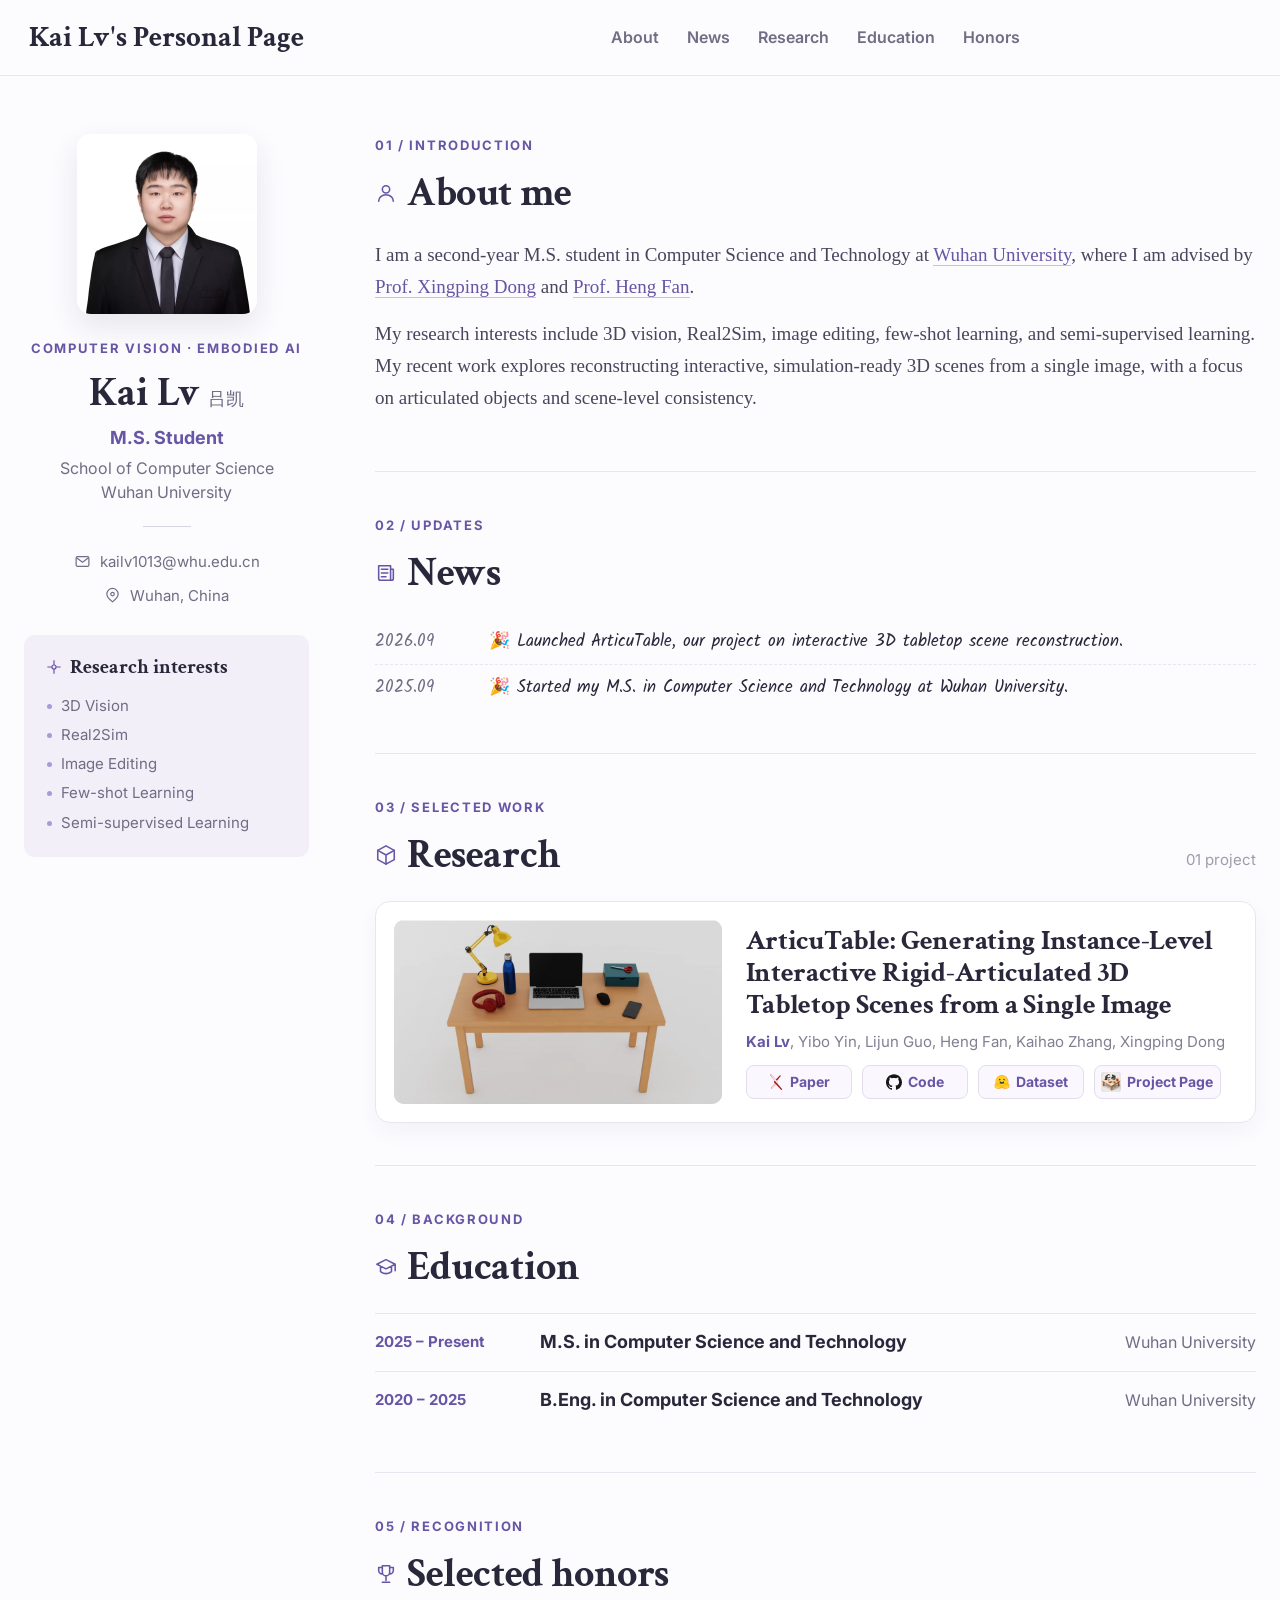
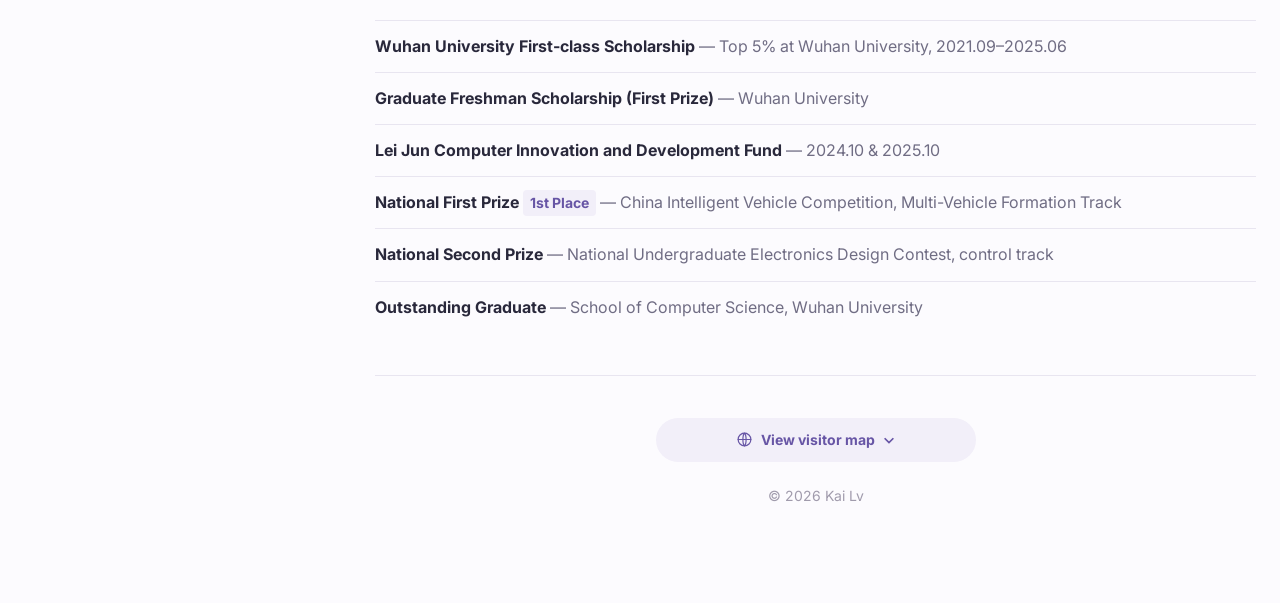
<file: index.html>
<!doctype html>
<html lang="en">
<head>
  <meta charset="utf-8">
  <meta name="viewport" content="width=device-width, initial-scale=1">
  <meta name="description" content="Kai Lv — computer vision researcher at Wuhan University. Research in 3D scene reconstruction, articulated objects, and embodied AI.">
  <title>Kai Lv's Personal Page</title>
  <link rel="icon" type="image/svg+xml" href="assets/favicon.svg?v=2">
  <link rel="stylesheet" href="style.css?v=19">
  <script src="script.js?v=4" defer></script>
</head>
<body>
  <header class="site-header">
    <div class="header-inner">
      <a class="wordmark" href="#top">Kai Lv's Personal Page</a>
      <nav aria-label="Main navigation">
        <a href="#about">About</a>
        <a href="#news">News</a>
        <a href="#publications">Research</a>
        <a href="#education">Education</a>
        <a href="#honors">Honors</a>
      </nav>
    </div>
  </header>

  <main id="top" class="page-grid">
    <aside class="profile" aria-label="Profile">
      <img class="portrait" src="assets/profile.webp" alt="Portrait of Kai Lv" width="640" height="640">
      <div class="profile-body">
        <p class="eyebrow">Computer Vision · Embodied AI</p>
        <h1>Kai Lv <span>吕凯</span></h1>
        <p class="role">M.S. Student</p>
        <p class="affiliation">School of Computer Science<br>Wuhan University</p>
        <div class="profile-rule"></div>
        <a class="contact" href="mailto:kailv1013@whu.edu.cn" aria-label="Email Kai Lv">
          <svg viewBox="0 0 24 24" aria-hidden="true"><rect x="3" y="5" width="18" height="14" rx="2"/><path d="m4 7 8 6 8-6"/></svg>
          kailv1013@whu.edu.cn
        </a>
        <p class="location">
          <svg viewBox="0 0 24 24" aria-hidden="true"><path d="M20 10c0 5-8 11-8 11S4 15 4 10a8 8 0 1 1 16 0Z"/><circle cx="12" cy="10" r="2.5"/></svg>
          Wuhan, China
        </p>
      </div>
      <div class="interest-box">
        <h2><svg viewBox="0 0 24 24" aria-hidden="true"><circle cx="12" cy="12" r="3"/><path d="M12 2v7m0 6v7M2 12h7m6 0h7"/></svg> Research interests</h2>
        <ul>
          <li>3D Vision</li>
          <li>Real2Sim</li>
          <li>Image Editing</li>
          <li>Few-shot Learning</li>
          <li>Semi-supervised Learning</li>
        </ul>
      </div>
    </aside>

    <div class="content">
      <section id="about" class="section about-section">
        <p class="section-kicker">01 / Introduction</p>
        <h2><svg class="section-icon" viewBox="0 0 24 24" aria-hidden="true"><circle cx="12" cy="8" r="4"/><path d="M4 21c0-4 3.5-7 8-7s8 3 8 7"/></svg> About me</h2>
        <p>I am a second-year M.S. student in Computer Science and Technology at <a href="https://www.whu.edu.cn/">Wuhan University</a>, where I am advised by <a href="https://xingpingdong.github.io/" target="_blank" rel="noopener noreferrer">Prof. Xingping Dong</a> and <a href="https://hengfan2010.github.io/" target="_blank" rel="noopener noreferrer">Prof. Heng Fan</a>.</p>
        <p>My research interests include 3D vision, Real2Sim, image editing, few-shot learning, and semi-supervised learning. My recent work explores reconstructing interactive, simulation-ready 3D scenes from a single image, with a focus on articulated objects and scene-level consistency.</p>
      </section>

      <section id="news" class="section">
        <p class="section-kicker">02 / Updates</p>
        <h2><svg class="section-icon" viewBox="0 0 24 24" aria-hidden="true"><path d="M4 4h13v16H6a2 2 0 0 1-2-2V4zm13 4h3v10a2 2 0 0 1-2 2M7 8h7M7 12h7M7 16h5"/></svg> News</h2>
        <div class="news-item">
          <time class="news-date" datetime="2026-09">2026.09</time>
          <p><span aria-hidden="true">🎉</span> Launched ArticuTable, our project on interactive 3D tabletop scene reconstruction.</p>
        </div>
        <div class="news-item">
          <time class="news-date" datetime="2025-09">2025.09</time>
          <p><span aria-hidden="true">🎉</span> Started my M.S. in Computer Science and Technology at Wuhan University.</p>
        </div>
      </section>

      <section id="publications" class="section publications-section">
        <div class="section-heading">
          <div>
            <p class="section-kicker">03 / Selected work</p>
            <h2><svg class="section-icon" viewBox="0 0 24 24" aria-hidden="true"><path d="m12 2 9 5v10l-9 5-9-5V7z"/><path d="m3 7 9 5 9-5M12 12v10"/></svg> Research</h2>
          </div>
          <span class="section-count">01 project</span>
        </div>

        <article class="paper-card">
          <div class="paper-media" tabindex="0" role="button" aria-label="Play or pause the ArticuTable joint motion video" aria-pressed="false">
            <img class="paper-poster" src="assets/articutable-poster.webp" alt="" aria-hidden="true">
            <canvas width="960" height="540" aria-hidden="true"></canvas>
            <video muted loop playsinline preload="none" hidden aria-hidden="true">
              <source src="assets/joint_cycle.mp4" type="video/mp4">
            </video>
          </div>
          <div class="paper-copy">
            <h3>ArticuTable: Generating Instance-Level Interactive Rigid-Articulated 3D Tabletop Scenes from a Single Image</h3>
            <p class="authors"><strong>Kai Lv</strong>, Yibo Yin, Lijun Guo, Heng Fan, Kaihao Zhang, Xingping Dong</p>
            <div class="paper-links">
              <a href="https://arxiv.org/pdf/2610.05249" target="_blank" rel="noopener noreferrer" aria-label="Read the ArticuTable paper PDF on arXiv"><img src="assets/arxiv-icon.svg" alt="" width="16" height="16">Paper</a>
              <a href="https://github.com/bryceyin13/articutable-code" target="_blank" rel="noopener noreferrer" aria-label="View ArticuTable code on GitHub"><img src="assets/github-icon.svg" alt="" width="16" height="16">Code</a>
<a href="https://huggingface.co/datasets/Yibo8/articutable-100" target="_blank" rel="noopener noreferrer" aria-label="Download the ArticuTable-100 dataset from Hugging Face" title="Download from Hugging Face"><img src="assets/huggingface-icon.svg" alt="" width="16" height="16">Dataset</a>
              <a href="https://johnnyboy1013.github.io/articutable-project/" target="_blank" rel="noopener noreferrer"><img src="assets/articutable-icon.webp?v=2" alt="" width="20" height="20">Project Page</a>
            </div>
          </div>
        </article>
      </section>

      <section id="education" class="section">
        <p class="section-kicker">04 / Background</p>
        <h2><svg class="section-icon" viewBox="0 0 24 24" aria-hidden="true"><path d="m2 9 10-5 10 5-10 5zM6 11v6c4 3 8 3 12 0v-6M22 9v7"/></svg> Education</h2>
        <div class="timeline-item">
          <div class="timeline-date">2025 – Present</div>
          <div class="education-detail">
            <h3>M.S. in Computer Science and Technology</h3>
            <p>Wuhan University</p>
          </div>
        </div>
        <div class="timeline-item">
          <div class="timeline-date">2020 – 2025</div>
          <div class="education-detail"><h3>B.Eng. in Computer Science and Technology</h3><p>Wuhan University</p></div>
        </div>
      </section>

      <section id="honors" class="section">
        <p class="section-kicker">05 / Recognition</p>
        <h2><svg class="section-icon" viewBox="0 0 24 24" aria-hidden="true"><path d="M8 3h8v7a4 4 0 0 1-8 0zM8 5H4v3a4 4 0 0 0 4 4m8-7h4v3a4 4 0 0 1-4 4M12 14v5m-4 2h8"/></svg> Selected honors</h2>
        <ul class="honor-list">
          <li><span>Wuhan University First-class Scholarship</span> — Top 5% at Wuhan University, 2021.09–2025.06</li>
          <li><span>Graduate Freshman Scholarship (First Prize)</span> — Wuhan University</li>
          <li><span>Lei Jun Computer Innovation and Development Fund</span> — 2024.10 &amp; 2025.10</li>
          <li><span>National First Prize</span> <strong class="rank-badge">1st Place</strong> — China Intelligent Vehicle Competition, Multi-Vehicle Formation Track</li>
          <li><span>National Second Prize</span> — National Undergraduate Electronics Design Contest, control track</li>
          <li><span>Outstanding Graduate</span> — School of Computer Science, Wuhan University</li>
        </ul>
      </section>

      <section id="visitors" class="section visitors-section">
        <details>
          <summary>
            <svg class="section-icon" viewBox="0 0 24 24" aria-hidden="true"><circle cx="12" cy="12" r="9"/><path d="M3 12h18M12 3c-3 3-3 15 0 18m0-18c3 3 3 15 0 18"/></svg>
            <span class="visitor-toggle"><span class="when-closed">View visitor map</span><span class="when-open">Hide visitor map</span><svg viewBox="0 0 16 16" aria-hidden="true"><path d="m3 6 5 5 5-5"/></svg></span>
          </summary>
          <div class="visitor-body">
            <p class="section-kicker">06 / Around the world</p>
            <h2><svg class="section-icon" viewBox="0 0 24 24" aria-hidden="true"><circle cx="12" cy="12" r="9"/><path d="M3 12h18M12 3c-3 3-3 15 0 18m0-18c3 3 3 15 0 18"/></svg> Visitors</h2>
            <div class="visitor-map">
              <script defer data-src="https://statable.com/js/97z4D8D129/t/mw.js" data-id="3384626" data-period="90d" data-primary-color="#6755A5" data-ocean-color="#F2EFF9" data-outer-radius="16" data-display-mode="cities" data-stats-text-color="#706D84" data-theme="light" data-width="880" data-height="440"></script>
            </div>
          </div>
        </details>
      </section>

      <footer>© <span id="year">2026</span> Kai Lv</footer>
    </div>
  </main>
</body>
</html>
</file>
<file: style.css>
@font-face{font-family:Inter;src:url("assets/fonts/Inter-Variable.woff2") format("woff2"),url("assets/fonts/Inter-Variable.ttf") format("truetype");font-weight:100 900;font-display:swap}
@font-face{font-family:"Crimson Text";src:url("assets/fonts/CrimsonText-Regular.woff2") format("woff2"),url("assets/fonts/CrimsonText-Regular.ttf") format("truetype");font-weight:400;font-display:swap}
@font-face{font-family:"Crimson Text";src:url("assets/fonts/CrimsonText-SemiBold.woff2") format("woff2"),url("assets/fonts/CrimsonText-SemiBold.ttf") format("truetype");font-weight:600;font-display:swap}
@font-face{font-family:"Crimson Text";src:url("assets/fonts/CrimsonText-Bold.woff2") format("woff2"),url("assets/fonts/CrimsonText-Bold.ttf") format("truetype");font-weight:700;font-display:swap}
@font-face{font-family:Kalam;src:url("assets/fonts/Kalam-Regular.woff2") format("woff2"),url("assets/fonts/Kalam-Regular.ttf") format("truetype");font-weight:400;font-display:swap}
:root{--ink:#29283b;--muted:#706d84;--line:#e8e5f0;--accent:#6755a5;--soft:#f2eff9;--page:#fcfbfe}
*{box-sizing:border-box}
html{scroll-behavior:smooth}
body{margin:0;background:var(--page);color:var(--ink);font:18px/1.7 Inter,"Noto Sans CJK SC",Arial,sans-serif}
a{color:inherit;text-decoration:none}
a:hover{color:var(--accent)}
button,a,[role=button]{-webkit-tap-highlight-color:transparent}
:focus-visible{outline:3px solid #ad9bde;outline-offset:4px}
.site-header{height:76px;background:rgba(252,251,254,.94);border-bottom:1px solid var(--line);position:sticky;top:0;z-index:5;backdrop-filter:blur(14px)}
.header-inner{max-width:1280px;height:100%;padding:0 24px;margin:auto;display:grid;grid-template-columns:285px minmax(0,1fr);align-items:center;gap:66px}
.wordmark{justify-self:center;font:700 29px/1 "Crimson Text",Georgia,serif;white-space:nowrap}
nav{display:flex;align-items:center;justify-content:center;gap:28px;font-size:16px;font-weight:600;color:var(--muted)}
nav a:hover{color:var(--accent)}
.page-grid{max-width:1280px;padding:58px 24px 96px;margin:auto;display:grid;grid-template-columns:285px minmax(0,1fr);gap:66px;align-items:start}
.profile{position:sticky;top:108px}
.portrait{display:block;width:100%;max-width:180px;height:auto;aspect-ratio:1;object-fit:cover;border-radius:14px;box-shadow:0 12px 30px rgba(36,47,65,.10);margin:0 auto}
.profile-body{text-align:center;padding:23px 2px 0}
.eyebrow,.section-kicker{margin:0;color:var(--accent);font-size:13px;font-weight:700;letter-spacing:.13em;text-transform:uppercase}
.profile h1{font:700 40px/1.2 "Crimson Text",Georgia,serif;margin:10px 0 0}
.profile h1 span{font:500 18px/1.2 "Microsoft YaHei",sans-serif;color:var(--muted)}
.role{margin:6px 0 0;color:var(--accent);font-weight:700}
.affiliation{margin:2px 0 0;color:var(--muted);font-size:16px;line-height:1.5}
.profile-rule{width:48px;height:1px;background:#d9d4e4;margin:22px auto}
.contact,.location{display:flex;align-items:center;justify-content:center;gap:9px;color:var(--muted);font-size:15px;margin:9px 0;white-space:nowrap}
.contact svg,.location svg{width:17px;height:17px;fill:none;stroke:currentColor;stroke-width:1.7;flex:none}
.interest-box{margin-top:26px;padding:20px 22px;background:var(--soft);border-radius:11px;color:var(--muted)}
.interest-box h2{display:flex;align-items:center;gap:8px;font:700 20px/1.2 "Crimson Text",Georgia,serif;color:var(--ink);margin:0 0 12px}
.interest-box h2 svg{width:16px;height:16px;fill:none;stroke:var(--accent);stroke-width:1.8}
.interest-box ul{list-style:none;padding:0;margin:0}
.interest-box li{position:relative;padding-left:15px;font-size:15px;line-height:1.95}
.interest-box li::before{content:"";position:absolute;left:1px;top:.86em;width:5px;height:5px;border-radius:50%;background:#a99bd7}
.content{min-width:0}
.section{scroll-margin-top:110px;padding-bottom:42px;margin-bottom:42px;border-bottom:1px solid var(--line)}
.section:last-of-type{border:0;margin-bottom:6px}
.section h2{display:flex;align-items:center;gap:10px;font:700 40px/1.15 "Crimson Text",Georgia,serif;letter-spacing:-.01em;margin:10px 0 23px}
.section-icon{width:22px;height:22px;flex:none;fill:none;stroke:var(--accent);stroke-width:1.7;stroke-linecap:round;stroke-linejoin:round}
.section p{margin:0 0 14px}
.about-section p:not(.section-kicker){font:19px/1.7 "Times New Roman",Times,serif;color:#49465c}
.about-section a{color:var(--accent);border-bottom:1px solid #c8bee7}
.news-item{display:grid;grid-template-columns:90px minmax(0,1fr);gap:24px;align-items:baseline;padding:10px 0;border-bottom:1px dashed var(--line)}
.news-item:last-child{border-bottom:0}
.news-date,.news-item p{font:400 17px/1.5 Kalam,cursive;color:var(--muted)}
.news-date{white-space:nowrap}
.news-item p{margin:0;color:var(--ink)}
.section-heading{display:flex;justify-content:space-between;align-items:end;gap:18px}
.section-heading h2{margin-bottom:23px}
.section-count{margin-bottom:28px;color:#a09bac;font-size:15px;white-space:nowrap}
.paper-card{display:grid;grid-template-columns:minmax(0,2fr) minmax(0,3fr);align-items:center;gap:24px;padding:18px;background:#fff;border:1px solid var(--line);border-radius:15px;box-shadow:0 9px 24px rgba(33,46,65,.04)}
.paper-media{position:relative;width:100%;cursor:pointer;background:#d9d9d9;overflow:hidden;aspect-ratio:16/9;border-radius:10px;transition:transform .22s ease}
.paper-media:hover,.paper-media:focus-visible{transform:translateY(-5px) scale(1.015);z-index:1}
.paper-media img,.paper-media canvas{position:absolute;inset:0;display:block;width:100%;height:100%;object-fit:cover}
.paper-media::after{content:"";position:absolute;inset:0;pointer-events:none;background:linear-gradient(120deg,rgba(255,255,255,.18),transparent 42%);box-shadow:inset 0 1px rgba(255,255,255,.55);transition:opacity .22s ease}
.paper-media video{display:none}
.paper-media canvas{visibility:hidden}
.paper-media.is-playing canvas{visibility:visible}
.paper-media.is-playing::after{opacity:0}
.paper-copy{padding:0}
.paper-links{display:grid;grid-template-columns:repeat(3,minmax(0,1fr)) minmax(0,1.2fr);gap:10px;padding-inline-end:16px;margin-top:4px;color:var(--accent);font-size:14px;font-weight:700}
.paper-links>a,.paper-link-pending{display:inline-flex;align-items:center;justify-content:center;gap:6px;min-height:34px;padding:5px 8px;border:1px solid #e3ddec;border-radius:8px;background:#faf8fe;white-space:nowrap;line-height:1.2}
.paper-links>a:hover{border-color:#b7a9dc;background:var(--soft);color:#554391}
.paper-links svg{width:16px;height:16px;flex:none;fill:none;stroke:currentColor;stroke-width:1.7;stroke-linecap:round;stroke-linejoin:round}
.paper-links img{width:16px;height:16px;flex:none}
.paper-links a:last-child img{width:20px;height:20px;border-radius:3px}
.paper-link-pending{color:#8a8595;background:#f8f7fa}
.paper-link-pending small{font-size:11px;font-weight:500;color:#9a95a5}
.paper-copy h3{font:700 28px/1.15 "Crimson Text",Georgia,serif;letter-spacing:-.01em;margin:0 0 8px}
.authors{font-size:15px;color:#837e92;margin-bottom:10px!important}
.authors strong{color:var(--accent)}
.timeline-item{display:grid;grid-template-columns:145px 1fr;gap:20px;padding:15px 0;border-top:1px solid var(--line)}
.timeline-date{font-size:15px;font-weight:700;color:var(--accent)}
.timeline-item h3{margin:0;font-size:18px;font-weight:700;line-height:1.45}
.timeline-item p{color:var(--muted);font-size:16px;margin:3px 0 0}
.education-detail{display:flex;align-items:baseline;justify-content:space-between;flex-wrap:wrap;column-gap:18px}
.education-detail h3{flex:1 1 300px}
.education-detail p{margin:0 0 0 auto;white-space:nowrap}
.honor-list{padding:0;margin:0;list-style:none}
.honor-list li{padding:12px 0;border-top:1px solid var(--line);color:var(--muted);font-size:16px}
.honor-list li span{font-weight:700;color:var(--ink)}
.rank-badge{display:inline-block;padding:1px 7px;border-radius:4px;background:var(--soft);color:var(--accent);font-size:14px;white-space:nowrap}
.visitor-map{width:100%;min-height:320px}
.section.visitors-section:last-of-type{padding-bottom:0;margin-bottom:22px;border:0}
.visitors-section summary{display:flex;align-items:center;justify-content:center;gap:8px;width:min(100%,320px);margin-inline:auto;padding:10px 20px;border-radius:999px;background:var(--soft);color:var(--accent);cursor:pointer;list-style:none}
.visitors-section summary::marker{content:""}
.visitors-section summary::-webkit-details-marker{display:none}
.visitors-section summary .section-icon{width:17px;height:17px}
.visitor-body{margin-top:22px}
.visitor-toggle{display:inline-flex;align-items:center;gap:7px;font-size:14px;font-weight:700;white-space:nowrap}
.visitor-toggle svg{width:14px;height:14px;fill:none;stroke:currentColor;stroke-width:2;transition:transform .2s ease}
.visitor-toggle .when-open{display:none}
.visitors-section details[open] .when-closed{display:none}
.visitors-section details[open] .when-open{display:inline}
.visitors-section details[open] .visitor-toggle svg{transform:rotate(180deg)}
footer{text-align:center;font-size:14px;color:#a09bac}
@media(max-width:1120px){.paper-card{grid-template-columns:1fr;gap:0}.paper-copy{padding:22px 4px 4px}}
@media(max-width:1020px){.page-grid,.header-inner{gap:38px;grid-template-columns:245px minmax(0,1fr)}.profile h1{font-size:34px}nav{gap:16px}}
@media(max-width:900px){.paper-links{grid-template-columns:repeat(2,minmax(0,1fr));padding-inline-end:0}}
@media(max-width:680px){.site-header{height:auto;min-height:64px}.header-inner{display:flex;min-height:64px;flex-wrap:wrap;padding:16px 20px;gap:14px}.wordmark{margin:auto}nav{width:100%;justify-content:space-between;gap:10px;font-size:15px}.page-grid{display:block;padding:30px 20px 60px}.profile{position:static;max-width:310px;margin:0 auto 46px}.section{scroll-margin-top:115px}.timeline-item{grid-template-columns:1fr;gap:2px}.paper-card{padding:14px}.paper-copy{padding:18px 0 0}.paper-copy h3{font-size:27px}.section h2{font-size:36px}}
@media(max-width:380px){nav{gap:5px;font-size:14px}}
@media(prefers-reduced-motion:reduce){html{scroll-behavior:auto}.paper-media,.paper-media::after{transition:none}}
</file>
